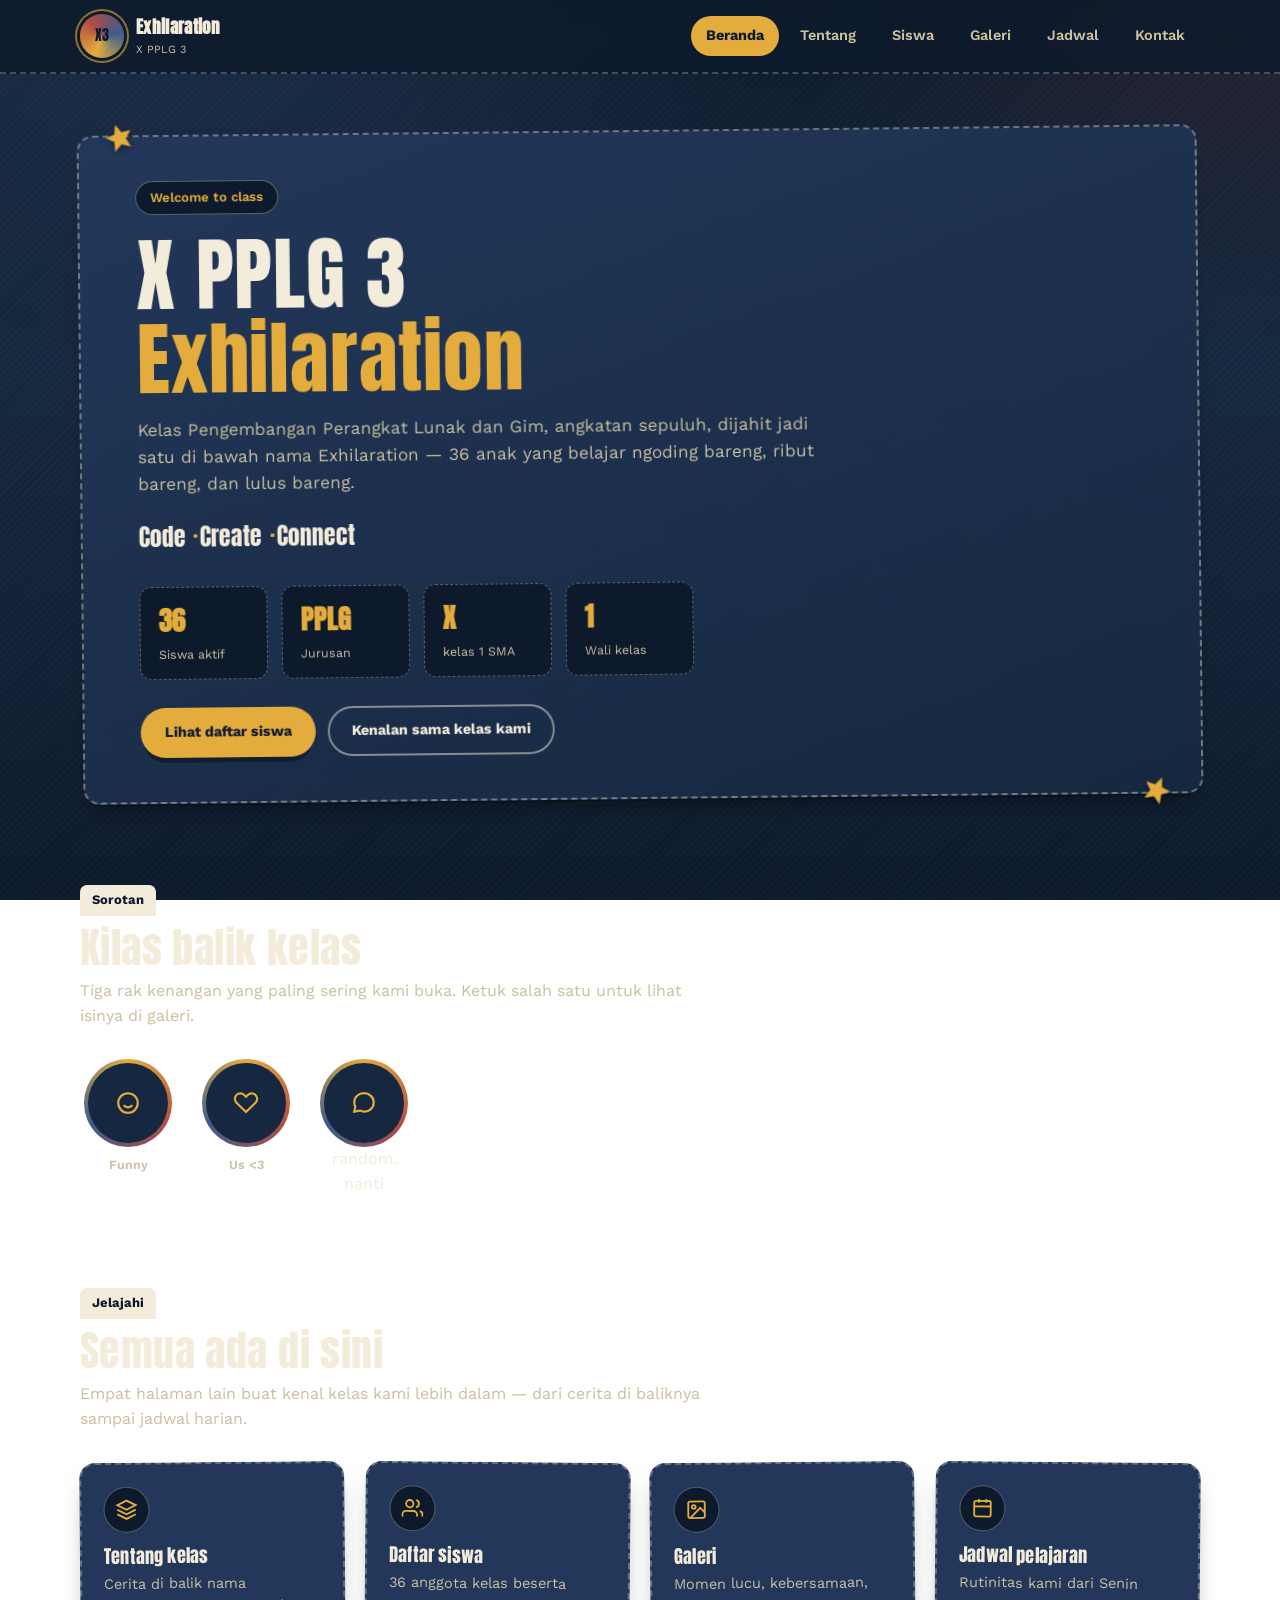
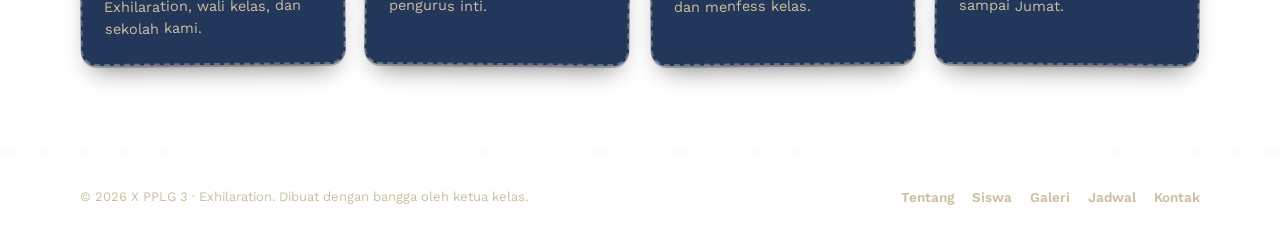
<file: index.html>
<!DOCTYPE html>
<html lang="id">
<head>
<meta charset="UTF-8">
<meta name="viewport" content="width=device-width, initial-scale=1.0">
<title>X PPLG 3 · Exhilaration</title>
<meta name="description" content="Situs resmi kelas X PPLG 3 — Exhilaration, SMK. Profil kelas, daftar siswa, galeri, jadwal pelajaran, dan kontak.">
<link rel="stylesheet" href="style.css">
</head>
<body>

<header class="site-header">
  <div class="wrap">
    <a class="brand" href="index.html">
      <span class="brand-badge"><span>X3</span></span>
      <span class="brand-text">
        <strong>Exhilaration</strong>
        <small>X PPLG 3</small>
      </span>
    </a>
    <button class="nav-toggle" aria-label="Buka menu" aria-expanded="false"><span></span></button>
    <nav class="main-nav">
      <ul>
        <li><a href="index.html" class="active">Beranda</a></li>
        <li><a href="tentang.html">Tentang</a></li>
        <li><a href="siswa.html">Siswa</a></li>
        <li><a href="galeri.html">Galeri</a></li>
        <li><a href="jadwal.html">Jadwal</a></li>
        <li><a href="kontak.html">Kontak</a></li>
      </ul>
    </nav>
  </div>
</header>

<main>
  <div class="wrap hero">
    <div class="hero-patch">
      <svg class="hero-star tl" viewBox="0 0 24 24" fill="currentColor"><path d="M12 .6l3 7.2 7.4.6-5.6 4.9L18.6 21 12 16.9 5.4 21l1.8-7.7L1.6 8.4l7.4-.6z"/></svg>
      <svg class="hero-star br" viewBox="0 0 24 24" fill="currentColor"><path d="M12 .6l3 7.2 7.4.6-5.6 4.9L18.6 21 12 16.9 5.4 21l1.8-7.7L1.6 8.4l7.4-.6z"/></svg>
      <span class="eyebrow-tab">Welcome to class</span>
      <h1>X PPLG 3<br><em>Exhilaration</em></h1>
      <p class="lede">Kelas Pengembangan Perangkat Lunak dan Gim, angkatan sepuluh, dijahit jadi satu di bawah nama Exhilaration — 36 anak yang belajar ngoding bareng, ribut bareng, dan lulus bareng.</p>
      <p class="tagline"><span>Code</span><span>Create</span><span>Connect</span></p>

      <div class="stat-row">
        <div class="stat-badge"><strong>36</strong><span>Siswa aktif</span></div>
        <div class="stat-badge"><strong>PPLG</strong><span>Jurusan</span></div>
        <div class="stat-badge"><strong>X</strong><span>kelas 1 SMA</span></div>
        <div class="stat-badge"><strong>1</strong><span>Wali kelas</span></div>
      </div>

      <div class="hero-actions">
        <a class="btn btn-gold" href="siswa.html">Lihat daftar siswa</a>
        <a class="btn btn-outline" href="tentang.html">Kenalan sama kelas kami</a>
      </div>
    </div>
  </div>

  <div class="wrap">
    <section aria-labelledby="sorotan-h">
      <div class="section-head">
        <span class="section-tab">Sorotan</span>
        <h2 id="sorotan-h">Kilas balik kelas</h2>
        <p>Tiga rak kenangan yang paling sering kami buka. Ketuk salah satu untuk lihat isinya di galeri.</p>
      </div>
      <div class="highlights">
        <a class="highlight" href="galeri.html#funny">
          <div class="highlight-ring"><div class="inner">
            <svg width="26" height="26" viewBox="0 0 24 24" fill="none" stroke="currentColor" stroke-width="2"><circle cx="12" cy="12" r="9"/><path d="M8 14s1.5 2 4 2 4-2 4-2M9 9h.01M15 9h.01"/></svg>
          </div></div>
          <span>Funny</span>
        </a>
        <a class="highlight" href="galeri.html#us">
          <div class="highlight-ring"><div class="inner">
            <svg width="26" height="26" viewBox="0 0 24 24" fill="none" stroke="currentColor" stroke-width="2"><path d="M20.8 4.6a5 5 0 0 0-7.1 0L12 6.3l-1.7-1.7a5 5 0 1 0-7.1 7.1L12 20.3l8.8-8.6a5 5 0 0 0 0-7.1z"/></svg>
          </div></div>
          <span>Us &lt;3</span>
        </a>
        <a class="highlight" href="galeri.html#menfess">
          <div class="highlight-ring"><div class="inner">
            <svg width="26" height="26" viewBox="0 0 24 24" fill="none" stroke="currentColor" stroke-width="2"><path d="M21 11.5a8.4 8.4 0 0 1-8.9 8.4c-1.4 0-2.7-.3-3.9-.9L3 20l1-4.7a8.3 8.3 0 0 1-1-4c0-4.6 4-8.4 9-8.4s9 3.8 9 8.6z"/></svg>
          </div></div>
          random. nanti
        </a>
      </div>
    </section>

    <section aria-labelledby="jelajah-h">
      <div class="section-head">
        <span class="section-tab">Jelajahi</span>
        <h2 id="jelajah-h">Semua ada di sini</h2>
        <p>Empat halaman lain buat kenal kelas kami lebih dalam — dari cerita di baliknya sampai jadwal harian.</p>
      </div>
      <div class="grid grid-4">
        <a class="patch-card" href="tentang.html" style="text-decoration:none">
          <div class="patch-icon"><svg width="22" height="22" viewBox="0 0 24 24" fill="none" stroke="currentColor" stroke-width="2"><path d="M12 2 2 7l10 5 10-5-10-5zM2 17l10 5 10-5M2 12l10 5 10-5"/></svg></div>
          <h3>Tentang kelas</h3>
          <p>Cerita di balik nama Exhilaration, wali kelas, dan sekolah kami.</p>
        </a>
        <a class="patch-card" href="siswa.html" style="text-decoration:none">
          <div class="patch-icon"><svg width="22" height="22" viewBox="0 0 24 24" fill="none" stroke="currentColor" stroke-width="2"><path d="M17 21v-2a4 4 0 0 0-4-4H5a4 4 0 0 0-4 4v2M9 11a4 4 0 1 0 0-8 4 4 0 0 0 0 8zM23 21v-2a4 4 0 0 0-3-3.87M16 3.13a4 4 0 0 1 0 7.75"/></svg></div>
          <h3>Daftar siswa</h3>
          <p>36 anggota kelas beserta pengurus inti.</p>
        </a>
        <a class="patch-card" href="galeri.html" style="text-decoration:none">
          <div class="patch-icon"><svg width="22" height="22" viewBox="0 0 24 24" fill="none" stroke="currentColor" stroke-width="2"><rect x="3" y="3" width="18" height="18" rx="2"/><circle cx="9" cy="9" r="2"/><path d="M21 15l-5-5L5 21"/></svg></div>
          <h3>Galeri</h3>
          <p>Momen lucu, kebersamaan, dan menfess kelas.</p>
        </a>
        <a class="patch-card" href="jadwal.html" style="text-decoration:none">
          <div class="patch-icon"><svg width="22" height="22" viewBox="0 0 24 24" fill="none" stroke="currentColor" stroke-width="2"><rect x="3" y="4" width="18" height="17" rx="2"/><path d="M16 2v4M8 2v4M3 10h18"/></svg></div>
          <h3>Jadwal pelajaran</h3>
          <p>Rutinitas kami dari Senin sampai Jumat.</p>
        </a>
      </div>
    </section>
  </div>
</main>

<footer class="site-footer">
  <div class="wrap">
    <p>© 2026 X PPLG 3 · Exhilaration. Dibuat dengan bangga oleh ketua kelas.</p>
    <nav class="footer-links">
      <a href="tentang.html">Tentang</a>
      <a href="siswa.html">Siswa</a>
      <a href="galeri.html">Galeri</a>
      <a href="jadwal.html">Jadwal</a>
      <a href="kontak.html">Kontak</a>
    </nav>
  </div>
</footer>

<script src="script.js"></script>
</body>
</html>
</file>
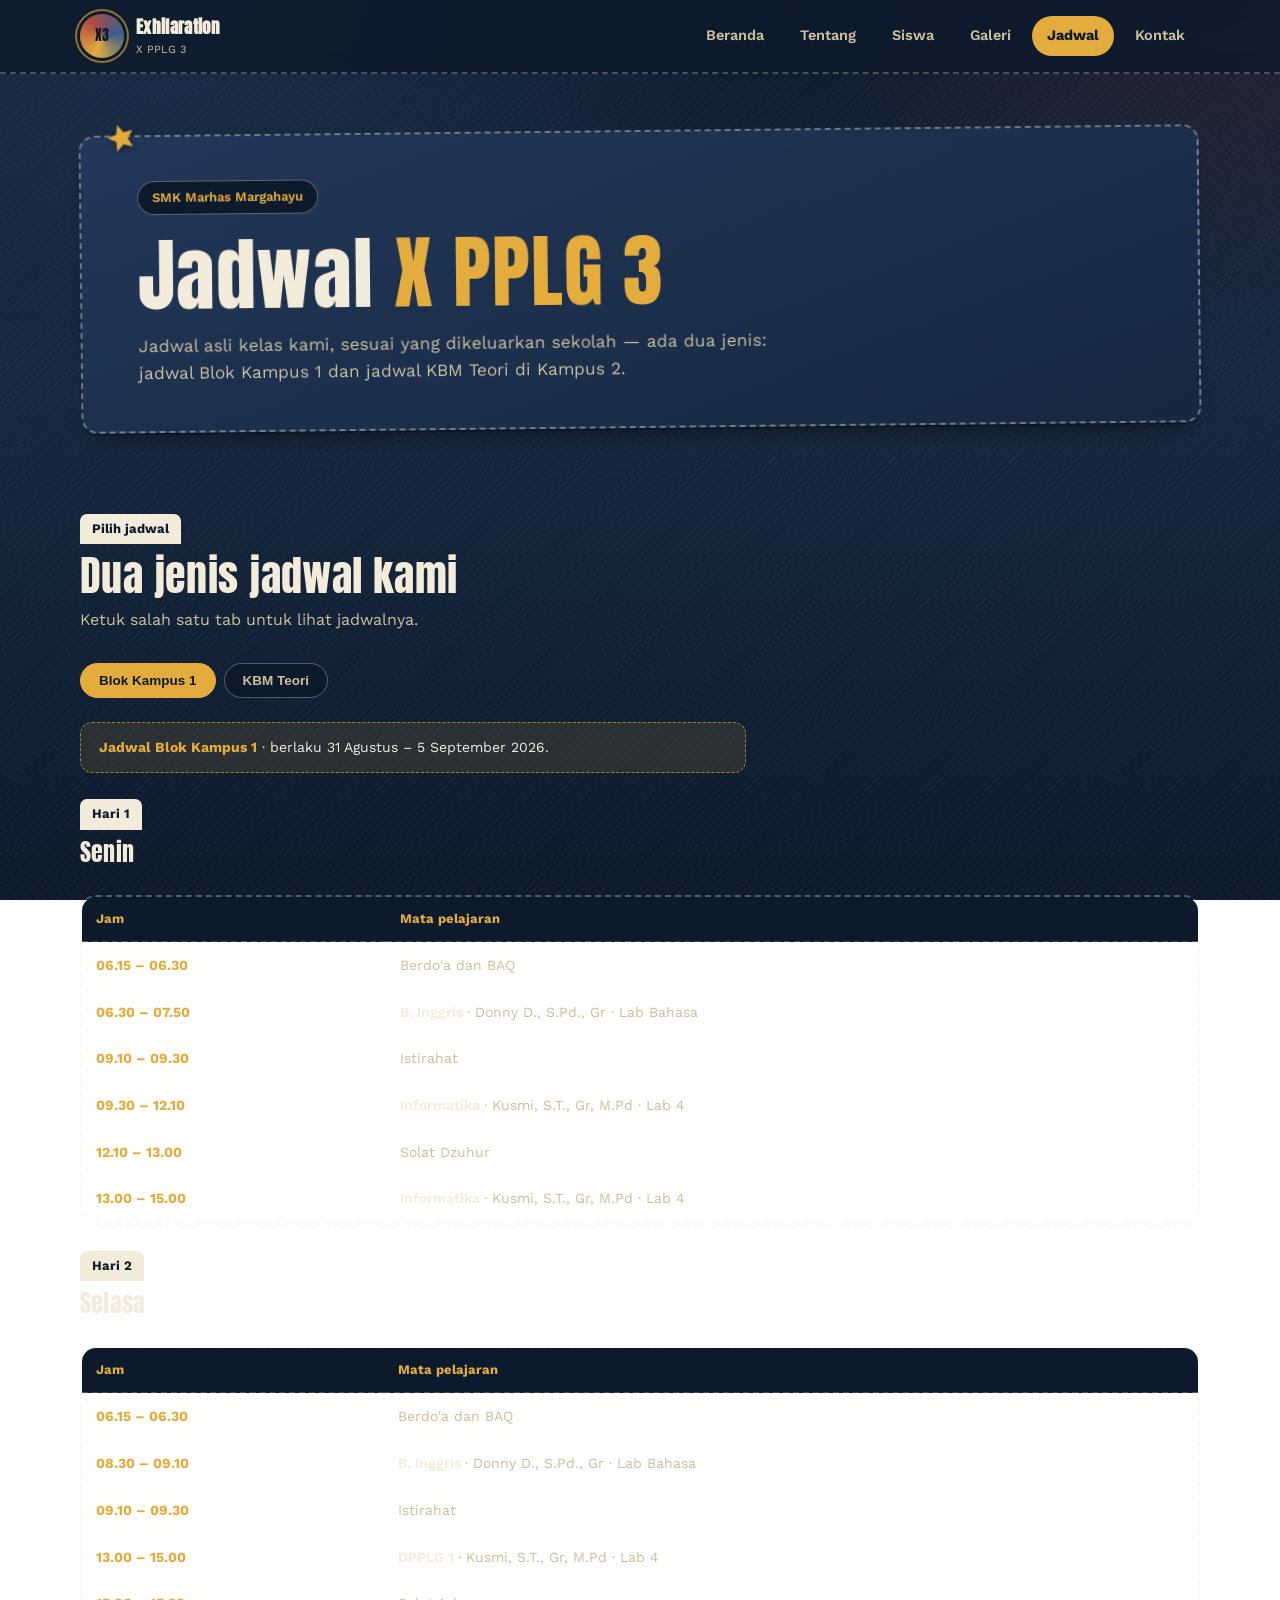
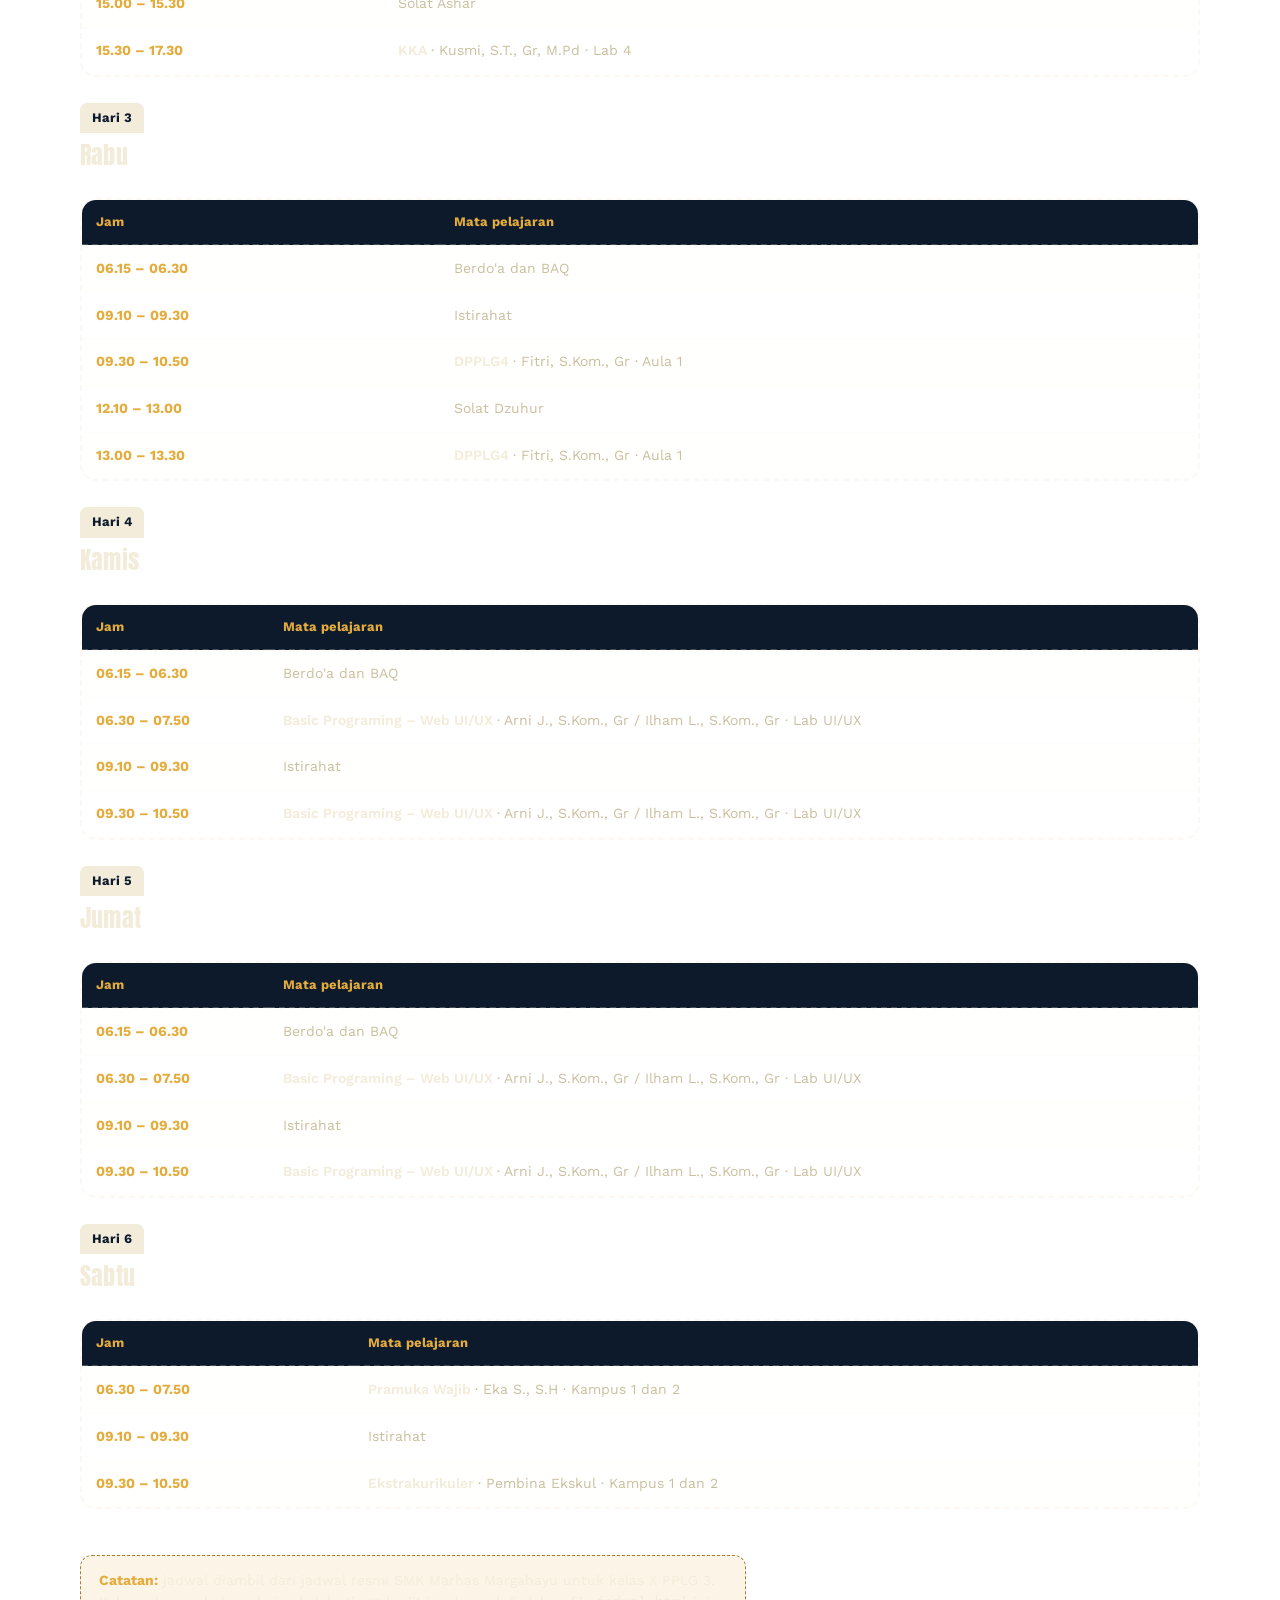
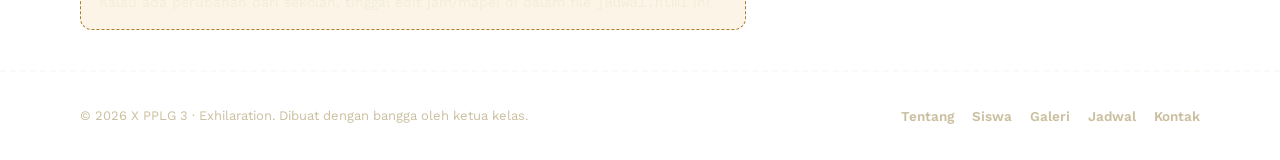
<file: jadwal.html>
<!DOCTYPE html>
<html lang="id">
<head>
<meta charset="UTF-8">
<meta name="viewport" content="width=device-width, initial-scale=1.0">
<title>Jadwal Pelajaran · X PPLG 3 Exhilaration</title>
<meta name="description" content="Jadwal pelajaran kelas X PPLG 3 Exhilaration, SMK Marhas Margahayu — Blok Kampus 1 dan KBM Teori.">
<link rel="stylesheet" href="style.css">
</head>
<body>

<header class="site-header">
  <div class="wrap">
    <a class="brand" href="index.html">
      <span class="brand-badge"><span>X3</span></span>
      <span class="brand-text"><strong>Exhilaration</strong><small>X PPLG 3</small></span>
    </a>
    <button class="nav-toggle" aria-label="Buka menu" aria-expanded="false"><span></span></button>
    <nav class="main-nav">
      <ul>
        <li><a href="index.html">Beranda</a></li>
        <li><a href="tentang.html">Tentang</a></li>
        <li><a href="siswa.html">Siswa</a></li>
        <li><a href="galeri.html">Galeri</a></li>
        <li><a href="jadwal.html" class="active">Jadwal</a></li>
        <li><a href="kontak.html">Kontak</a></li>
      </ul>
    </nav>
  </div>
</header>

<main>
  <div class="wrap hero">
    <div class="hero-patch">
      <svg class="hero-star tl" viewBox="0 0 24 24" fill="currentColor"><path d="M12 .6l3 7.2 7.4.6-5.6 4.9L18.6 21 12 16.9 5.4 21l1.8-7.7L1.6 8.4l7.4-.6z"/></svg>
      <span class="eyebrow-tab">SMK Marhas Margahayu</span>
      <h1>Jadwal <em>X PPLG 3</em></h1>
      <p class="lede">Jadwal asli kelas kami, sesuai yang dikeluarkan sekolah — ada dua jenis: jadwal Blok Kampus 1 dan jadwal KBM Teori di Kampus 2.</p>
    </div>
  </div>

  <div class="wrap">
    <section aria-labelledby="jadwal-h">
      <div class="section-head">
        <span class="section-tab">Pilih jadwal</span>
        <h2 id="jadwal-h">Dua jenis jadwal kami</h2>
        <p>Ketuk salah satu tab untuk lihat jadwalnya.</p>
      </div>

      <div class="tabs" role="tablist">
        <button class="tab-btn active" data-target="panel-blok" role="tab" aria-selected="true">Blok Kampus 1</button>
        <button class="tab-btn" data-target="panel-teori" role="tab" aria-selected="false">KBM Teori</button>
      </div>

      <!-- ======================= BLOK KAMPUS 1 ======================= -->
      <div id="panel-blok" class="gallery-panel active">
        <div class="note-banner">
          <strong>Jadwal Blok Kampus 1</strong> · berlaku 31 Agustus – 5 September 2026.
        </div>

        <div class="section-head" style="margin-top:0;">
          <span class="section-tab">Hari 1</span>
          <h2 style="font-size:1.5rem;">Senin</h2>
        </div>
        <div class="table-wrap" style="margin-bottom:26px;">
          <table>
            <thead><tr><th>Jam</th><th>Mata pelajaran</th></tr></thead>
            <tbody>
              <tr><td class="time">06.15 – 06.30</td><td>Berdo'a dan BAQ</td></tr>
              <tr><td class="time">06.30 – 07.50</td><td class="subject">B. Inggris <span style="color:var(--canvas-dim); font-weight:400;">· Donny D., S.Pd., Gr · Lab Bahasa</span></td></tr>
              <tr><td class="time">09.10 – 09.30</td><td>Istirahat</td></tr>
              <tr><td class="time">09.30 – 12.10</td><td class="subject">Informatika <span style="color:var(--canvas-dim); font-weight:400;">· Kusmi, S.T., Gr, M.Pd · Lab 4</span></td></tr>
              <tr><td class="time">12.10 – 13.00</td><td>Solat Dzuhur</td></tr>
              <tr><td class="time">13.00 – 15.00</td><td class="subject">Informatika <span style="color:var(--canvas-dim); font-weight:400;">· Kusmi, S.T., Gr, M.Pd · Lab 4</span></td></tr>
            </tbody>
          </table>
        </div>

        <div class="section-head" style="margin-top:0;">
          <span class="section-tab">Hari 2</span>
          <h2 style="font-size:1.5rem;">Selasa</h2>
        </div>
        <div class="table-wrap" style="margin-bottom:26px;">
          <table>
            <thead><tr><th>Jam</th><th>Mata pelajaran</th></tr></thead>
            <tbody>
              <tr><td class="time">06.15 – 06.30</td><td>Berdo'a dan BAQ</td></tr>
              <tr><td class="time">08.30 – 09.10</td><td class="subject">B. Inggris <span style="color:var(--canvas-dim); font-weight:400;">· Donny D., S.Pd., Gr · Lab Bahasa</span></td></tr>
              <tr><td class="time">09.10 – 09.30</td><td>Istirahat</td></tr>
              <tr><td class="time">13.00 – 15.00</td><td class="subject">DPPLG 1 <span style="color:var(--canvas-dim); font-weight:400;">· Kusmi, S.T., Gr, M.Pd · Lab 4</span></td></tr>
              <tr><td class="time">15.00 – 15.30</td><td>Solat Ashar</td></tr>
              <tr><td class="time">15.30 – 17.30</td><td class="subject">KKA <span style="color:var(--canvas-dim); font-weight:400;">· Kusmi, S.T., Gr, M.Pd · Lab 4</span></td></tr>
            </tbody>
          </table>
        </div>

        <div class="section-head" style="margin-top:0;">
          <span class="section-tab">Hari 3</span>
          <h2 style="font-size:1.5rem;">Rabu</h2>
        </div>
        <div class="table-wrap" style="margin-bottom:26px;">
          <table>
            <thead><tr><th>Jam</th><th>Mata pelajaran</th></tr></thead>
            <tbody>
              <tr><td class="time">06.15 – 06.30</td><td>Berdo'a dan BAQ</td></tr>
              <tr><td class="time">09.10 – 09.30</td><td>Istirahat</td></tr>
              <tr><td class="time">09.30 – 10.50</td><td class="subject">DPPLG4 <span style="color:var(--canvas-dim); font-weight:400;">· Fitri, S.Kom., Gr · Aula 1</span></td></tr>
              <tr><td class="time">12.10 – 13.00</td><td>Solat Dzuhur</td></tr>
              <tr><td class="time">13.00 – 13.30</td><td class="subject">DPPLG4 <span style="color:var(--canvas-dim); font-weight:400;">· Fitri, S.Kom., Gr · Aula 1</span></td></tr>
            </tbody>
          </table>
        </div>

        <div class="section-head" style="margin-top:0;">
          <span class="section-tab">Hari 4</span>
          <h2 style="font-size:1.5rem;">Kamis</h2>
        </div>
        <div class="table-wrap" style="margin-bottom:26px;">
          <table>
            <thead><tr><th>Jam</th><th>Mata pelajaran</th></tr></thead>
            <tbody>
              <tr><td class="time">06.15 – 06.30</td><td>Berdo'a dan BAQ</td></tr>
              <tr><td class="time">06.30 – 07.50</td><td class="subject">Basic Programing – Web UI/UX <span style="color:var(--canvas-dim); font-weight:400;">· Arni J., S.Kom., Gr / Ilham L., S.Kom., Gr · Lab UI/UX</span></td></tr>
              <tr><td class="time">09.10 – 09.30</td><td>Istirahat</td></tr>
              <tr><td class="time">09.30 – 10.50</td><td class="subject">Basic Programing – Web UI/UX <span style="color:var(--canvas-dim); font-weight:400;">· Arni J., S.Kom., Gr / Ilham L., S.Kom., Gr · Lab UI/UX</span></td></tr>
            </tbody>
          </table>
        </div>

        <div class="section-head" style="margin-top:0;">
          <span class="section-tab">Hari 5</span>
          <h2 style="font-size:1.5rem;">Jumat</h2>
        </div>
        <div class="table-wrap" style="margin-bottom:26px;">
          <table>
            <thead><tr><th>Jam</th><th>Mata pelajaran</th></tr></thead>
            <tbody>
              <tr><td class="time">06.15 – 06.30</td><td>Berdo'a dan BAQ</td></tr>
              <tr><td class="time">06.30 – 07.50</td><td class="subject">Basic Programing – Web UI/UX <span style="color:var(--canvas-dim); font-weight:400;">· Arni J., S.Kom., Gr / Ilham L., S.Kom., Gr · Lab UI/UX</span></td></tr>
              <tr><td class="time">09.10 – 09.30</td><td>Istirahat</td></tr>
              <tr><td class="time">09.30 – 10.50</td><td class="subject">Basic Programing – Web UI/UX <span style="color:var(--canvas-dim); font-weight:400;">· Arni J., S.Kom., Gr / Ilham L., S.Kom., Gr · Lab UI/UX</span></td></tr>
            </tbody>
          </table>
        </div>

        <div class="section-head" style="margin-top:0;">
          <span class="section-tab">Hari 6</span>
          <h2 style="font-size:1.5rem;">Sabtu</h2>
        </div>
        <div class="table-wrap">
          <table>
            <thead><tr><th>Jam</th><th>Mata pelajaran</th></tr></thead>
            <tbody>
              <tr><td class="time">06.30 – 07.50</td><td class="subject">Pramuka Wajib <span style="color:var(--canvas-dim); font-weight:400;">· Eka S., S.H · Kampus 1 dan 2</span></td></tr>
              <tr><td class="time">09.10 – 09.30</td><td>Istirahat</td></tr>
              <tr><td class="time">09.30 – 10.50</td><td class="subject">Ekstrakurikuler <span style="color:var(--canvas-dim); font-weight:400;">· Pembina Ekskul · Kampus 1 dan 2</span></td></tr>
            </tbody>
          </table>
        </div>
      </div>

      <!-- ======================= KBM TEORI ======================= -->
      <div id="panel-teori" class="gallery-panel">
        <div class="note-banner">
          <strong>Jadwal KBM Teori</strong> · berlaku 7 – 12 September 2026 · Kampus 2, Ruang O.
        </div>

        <div class="section-head" style="margin-top:0;">
          <span class="section-tab">Hari 1</span>
          <h2 style="font-size:1.5rem;">Senin</h2>
        </div>
        <div class="table-wrap" style="margin-bottom:26px;">
          <table>
            <thead><tr><th>Jam</th><th>Mata pelajaran</th></tr></thead>
            <tbody>
              <tr><td class="time">06.15 – 06.30</td><td>Upacara Bendera &amp; Literasi</td></tr>
              <tr><td class="time">06.30 – 07.50</td><td class="subject">PAI <span style="color:var(--canvas-dim); font-weight:400;">· M Iqbal, S.Pd · Ruang O</span></td></tr>
              <tr><td class="time">09.10 – 09.30</td><td>Istirahat ke-1</td></tr>
              <tr><td class="time">09.30 – 12.10</td><td class="subject">IPAS <span style="color:var(--canvas-dim); font-weight:400;">· Rizka Nurjanah, S.Pd., Gr · Ruang O</span></td></tr>
              <tr><td class="time">12.10 – 13.00</td><td>Sholat Dzuhur / Istirahat ke-2</td></tr>
              <tr><td class="time">13.00 – 15.00</td><td class="subject">Seni <span style="color:var(--canvas-dim); font-weight:400;">· Ako J., S.Sn., Gr · Ruang O</span></td></tr>
            </tbody>
          </table>
        </div>

        <div class="section-head" style="margin-top:0;">
          <span class="section-tab">Hari 2</span>
          <h2 style="font-size:1.5rem;">Selasa</h2>
        </div>
        <div class="table-wrap" style="margin-bottom:26px;">
          <table>
            <thead><tr><th>Jam</th><th>Mata pelajaran</th></tr></thead>
            <tbody>
              <tr><td class="time">06.15 – 06.30</td><td>Berdo'a dan BAQ</td></tr>
              <tr><td class="time">06.30 – 07.50</td><td class="subject">Pendidikan Pancasila <span style="color:var(--canvas-dim); font-weight:400;">· Eka Sofiati, S.H. · Ruang O</span></td></tr>
              <tr><td class="time">09.10 – 09.30</td><td>Istirahat ke-1</td></tr>
              <tr><td class="time">09.30 – 12.10</td><td class="subject">B. Indonesia <span style="color:var(--canvas-dim); font-weight:400;">· Ika Kartika, S.SI · Ruang O</span></td></tr>
              <tr><td class="time">12.10 – 13.00</td><td>Sholat Dzuhur / Istirahat ke-2</td></tr>
              <tr><td class="time">13.00 – 15.00</td><td class="subject">Sunda <span style="color:var(--canvas-dim); font-weight:400;">· Ako J., S.Sn., Gr · Ruang O</span></td></tr>
            </tbody>
          </table>
        </div>

        <div class="section-head" style="margin-top:0;">
          <span class="section-tab">Hari 3</span>
          <h2 style="font-size:1.5rem;">Rabu</h2>
        </div>
        <div class="table-wrap" style="margin-bottom:26px;">
          <table>
            <thead><tr><th>Jam</th><th>Mata pelajaran</th></tr></thead>
            <tbody>
              <tr><td class="time">06.15 – 06.30</td><td>Sholat Duha</td></tr>
              <tr><td class="time">06.30 – 07.50</td><td class="subject">Sejarah <span style="color:var(--canvas-dim); font-weight:400;">· Ako J., S.Sn., Gr · Ruang O</span></td></tr>
              <tr><td class="time">09.10 – 09.30</td><td>Istirahat ke-1</td></tr>
              <tr><td class="time">09.30 – 12.10</td><td class="subject">IPAS <span style="color:var(--canvas-dim); font-weight:400;">· Rizka Nurjanah, S.Pd., Gr · Ruang O</span></td></tr>
              <tr><td class="time">12.10 – 13.00</td><td>Sholat Dzuhur / Istirahat ke-2</td></tr>
              <tr><td class="time">13.00 – 15.00</td><td class="subject">B. Indonesia <span style="color:var(--canvas-dim); font-weight:400;">· Ika Kartika, S.SI · Ruang O</span></td></tr>
            </tbody>
          </table>
        </div>

        <div class="section-head" style="margin-top:0;">
          <span class="section-tab">Hari 4</span>
          <h2 style="font-size:1.5rem;">Kamis</h2>
        </div>
        <div class="table-wrap" style="margin-bottom:26px;">
          <table>
            <thead><tr><th>Jam</th><th>Mata pelajaran</th></tr></thead>
            <tbody>
              <tr><td class="time">06.15 – 06.30</td><td>Berdo'a dan BAQ</td></tr>
              <tr><td class="time">06.30 – 09.10</td><td class="subject">IPAS <span style="color:var(--canvas-dim); font-weight:400;">· Rizka Nurjanah, S.Pd., Gr · Ruang O</span></td></tr>
              <tr><td class="time">09.10 – 09.30</td><td>Istirahat ke-1</td></tr>
              <tr><td class="time">09.30 – 12.10</td><td class="subject">PJOK <span style="color:var(--canvas-dim); font-weight:400;">· Hasan Nudin, S.Pd. · Kampus 2 (GOR)</span></td></tr>
              <tr><td class="time">12.10 – 13.00</td><td>Sholat Dzuhur / Istirahat ke-2</td></tr>
              <tr><td class="time">13.00 – 14.00</td><td class="subject">PJOK <span style="color:var(--canvas-dim); font-weight:400;">· Hasan Nudin, S.Pd. · Ruang O</span></td></tr>
            </tbody>
          </table>
        </div>

        <div class="section-head" style="margin-top:0;">
          <span class="section-tab">Hari 5</span>
          <h2 style="font-size:1.5rem;">Jumat</h2>
        </div>
        <div class="table-wrap" style="margin-bottom:26px;">
          <table>
            <thead><tr><th>Jam</th><th>Mata pelajaran</th></tr></thead>
            <tbody>
              <tr><td class="time">06.15 – 06.30</td><td>Berdo'a dan BAQ</td></tr>
              <tr><td class="time">06.30 – 09.10</td><td class="subject">Matematika <span style="color:var(--canvas-dim); font-weight:400;">· Rizka Nurjanah, S.Pd., Gr · Ruang O</span></td></tr>
              <tr><td class="time">09.10 – 09.30</td><td>Istirahat ke-1</td></tr>
              <tr><td class="time">09.30 – 12.10</td><td class="subject">Matematika <span style="color:var(--canvas-dim); font-weight:400;">· Rizka Nurjanah, S.Pd., Gr · Ruang O</span></td></tr>
              <tr><td class="time">12.10 – 13.00</td><td>Keputrian &amp; Jum'ah di sekolah</td></tr>
              <tr><td class="time">13.00 – 14.00</td><td class="subject">BAQ <span style="color:var(--canvas-dim); font-weight:400;">· M Iqbal, S.Pd · Ruang O</span></td></tr>
              <tr><td class="time">14.00 – 15.00</td><td class="subject">BP/BK <span style="color:var(--canvas-dim); font-weight:400;">· Fahmi Aulia H, S.Pd · Ruang O</span></td></tr>
            </tbody>
          </table>
        </div>

        <div class="section-head" style="margin-top:0;">
          <span class="section-tab">Hari 6</span>
          <h2 style="font-size:1.5rem;">Sabtu</h2>
        </div>
        <div class="table-wrap">
          <table>
            <thead><tr><th>Jam</th><th>Mata pelajaran</th></tr></thead>
            <tbody>
              <tr><td class="time">06.30 – 09.10</td><td class="subject">Pramuka Wajib <span style="color:var(--canvas-dim); font-weight:400;">· Thesthivan Ready, S.Kom · Kampus 1/2</span></td></tr>
              <tr><td class="time">09.10 – 09.30</td><td>Istirahat ke-1</td></tr>
              <tr><td class="time">09.30 – 12.10</td><td class="subject">Ekstrakurikuler <span style="color:var(--canvas-dim); font-weight:400;">· Pembina Ekskul · Kampus 1/2</span></td></tr>
            </tbody>
          </table>
        </div>
      </div>
    </section>

    <div class="note-banner">
      <strong>Catatan:</strong> jadwal diambil dari jadwal resmi SMK Marhas Margahayu untuk kelas X PPLG 3. Kalau ada perubahan dari sekolah, tinggal edit jam/mapel di dalam file <code>jadwal.html</code> ini.
    </div>
  </div>
</main>

<footer class="site-footer">
  <div class="wrap">
    <p>© 2026 X PPLG 3 · Exhilaration. Dibuat dengan bangga oleh ketua kelas.</p>
    <nav class="footer-links">
      <a href="tentang.html">Tentang</a>
      <a href="siswa.html">Siswa</a>
      <a href="galeri.html">Galeri</a>
      <a href="jadwal.html">Jadwal</a>
      <a href="kontak.html">Kontak</a>
    </nav>
  </div>
</footer>

<script src="script.js"></script>
</body>
</html>
</file>
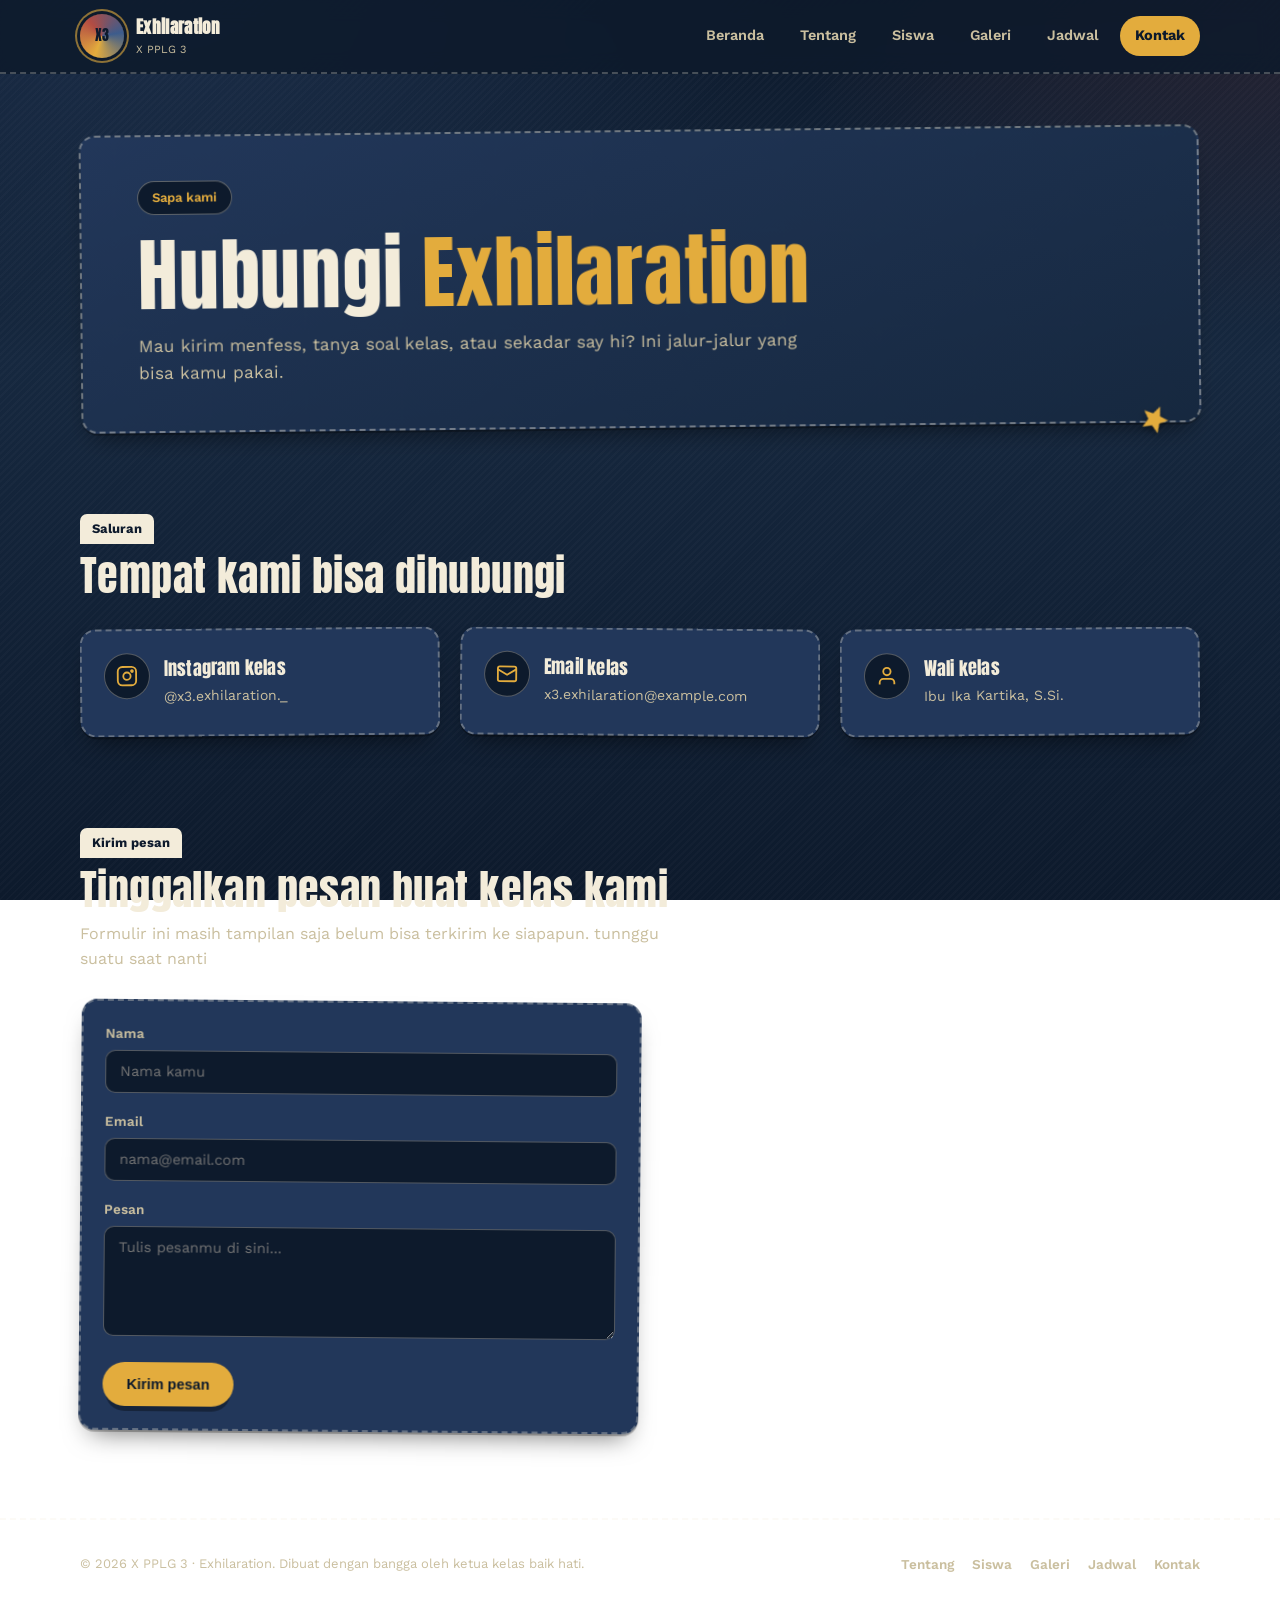
<file: kontak.html>
<!DOCTYPE html>
<html lang="id">
<head>
<meta charset="UTF-8">
<meta name="viewport" content="width=device-width, initial-scale=1.0">
<title>Kontak · X PPLG 3 Exhilaration</title>
<meta name="description" content="Hubungi kelas X PPLG 3 Exhilaration lewat Instagram atau wali kelas.">
<link rel="stylesheet" href="style.css">
</head>
<body>

<header class="site-header">
  <div class="wrap">
    <a class="brand" href="index.html">
      <span class="brand-badge"><span>X3</span></span>
      <span class="brand-text"><strong>Exhilaration</strong><small>X PPLG 3</small></span>
    </a>
    <button class="nav-toggle" aria-label="Buka menu" aria-expanded="false"><span></span></button>
    <nav class="main-nav">
      <ul>
        <li><a href="index.html">Beranda</a></li>
        <li><a href="tentang.html">Tentang</a></li>
        <li><a href="siswa.html">Siswa</a></li>
        <li><a href="galeri.html">Galeri</a></li>
        <li><a href="jadwal.html">Jadwal</a></li>
        <li><a href="kontak.html" class="active">Kontak</a></li>
      </ul>
    </nav>
  </div>
</header>

<main>
  <div class="wrap hero">
    <div class="hero-patch">
      <svg class="hero-star br" viewBox="0 0 24 24" fill="currentColor"><path d="M12 .6l3 7.2 7.4.6-5.6 4.9L18.6 21 12 16.9 5.4 21l1.8-7.7L1.6 8.4l7.4-.6z"/></svg>
      <span class="eyebrow-tab">Sapa kami</span>
      <h1>Hubungi <em>Exhilaration</em></h1>
      <p class="lede">Mau kirim menfess, tanya soal kelas, atau sekadar say hi? Ini jalur-jalur yang bisa kamu pakai.</p>
    </div>
  </div>

  <div class="wrap">
    <section aria-labelledby="saluran-h">
      <div class="section-head">
        <span class="section-tab">Saluran</span>
        <h2 id="saluran-h">Tempat kami bisa dihubungi</h2>
      </div>
      <div class="grid grid-3">
        <div class="patch-card contact-list">
          <a href="https://instagram.com/x3.exhilaration._" target="_blank" rel="noopener">
            <div class="patch-icon"><svg width="22" height="22" viewBox="0 0 24 24" fill="none" stroke="currentColor" stroke-width="2"><rect x="2" y="2" width="20" height="20" rx="5"/><circle cx="12" cy="12" r="4"/><circle cx="17.5" cy="6.5" r="1"/></svg></div>
            <div>
              <h3>Instagram kelas</h3>
              <p style="color:var(--canvas-dim); font-size:14px;">@x3.exhilaration._</p>
            </div>
          </a>
        </div>
        <div class="patch-card contact-list">
          <a href="mailto:x3.exhilaration@example.com">
            <div class="patch-icon"><svg width="22" height="22" viewBox="0 0 24 24" fill="none" stroke="currentColor" stroke-width="2"><rect x="2" y="4" width="20" height="16" rx="2"/><path d="M2 7l10 6 10-6"/></svg></div>
            <div>
              <h3>Email kelas</h3>
              <p style="color:var(--canvas-dim); font-size:14px;">x3.exhilaration@example.com</p>
            </div>
          </a>
        </div>
        <div class="patch-card contact-list">
          <a href="tentang.html">
            <div class="patch-icon"><svg width="22" height="22" viewBox="0 0 24 24" fill="none" stroke="currentColor" stroke-width="2"><path d="M20 21v-2a4 4 0 0 0-4-4H8a4 4 0 0 0-4 4v2"/><circle cx="12" cy="7" r="4"/></svg></div>
            <div>
              <h3>Wali kelas</h3>
              <p style="color:var(--canvas-dim); font-size:14px;">Ibu Ika Kartika, S.Si.</p>
            </div>
          </a>
        </div>
      </div>
    </section>

    <section aria-labelledby="pesan-h">
      <div class="section-head">
        <span class="section-tab">Kirim pesan</span>
        <h2 id="pesan-h">Tinggalkan pesan buat kelas kami</h2>
        <p>Formulir ini masih tampilan saja belum bisa terkirim ke siapapun. tunnggu suatu saat nanti</p>
      </div>
      <form class="patch-card form-card" onsubmit="return false;">
        <div class="field">
          <label for="nama">Nama</label>
          <input id="nama" type="text" placeholder="Nama kamu" autocomplete="name">
        </div>
        <div class="field">
          <label for="email">Email</label>
          <input id="email" type="email" placeholder="nama@email.com" autocomplete="email">
        </div>
        <div class="field">
          <label for="pesan">Pesan</label>
          <textarea id="pesan" placeholder="Tulis pesanmu di sini..."></textarea>
        </div>
        <button type="submit" class="btn btn-gold">Kirim pesan</button>
      </form>
    </section>
  </div>
</main>

<footer class="site-footer">
  <div class="wrap">
    <p>© 2026 X PPLG 3 · Exhilaration. Dibuat dengan bangga oleh ketua kelas baik hati.</p>
    <nav class="footer-links">
      <a href="tentang.html">Tentang</a>
      <a href="siswa.html">Siswa</a>
      <a href="galeri.html">Galeri</a>
      <a href="jadwal.html">Jadwal</a>
      <a href="kontak.html">Kontak</a>
    </nav>
  </div>
</footer>

<script src="script.js"></script>
</body>
</html>
</file>
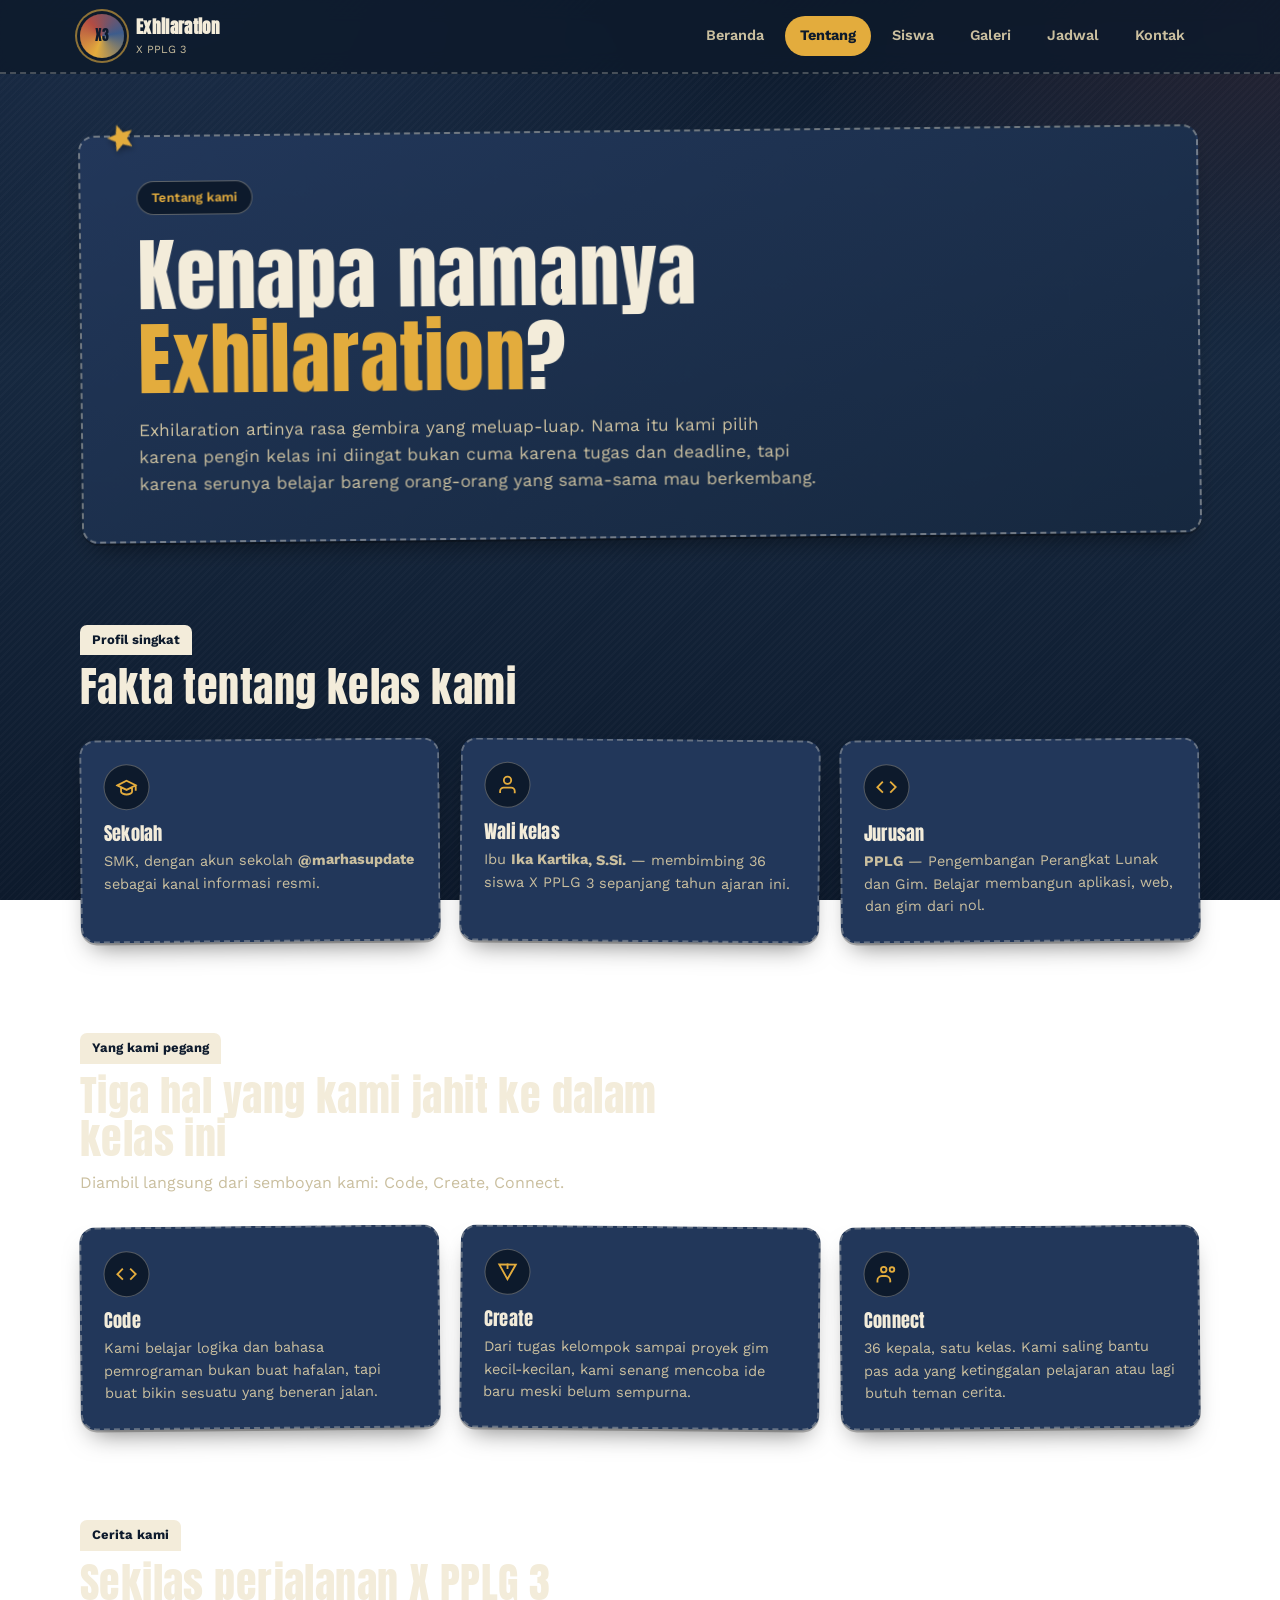
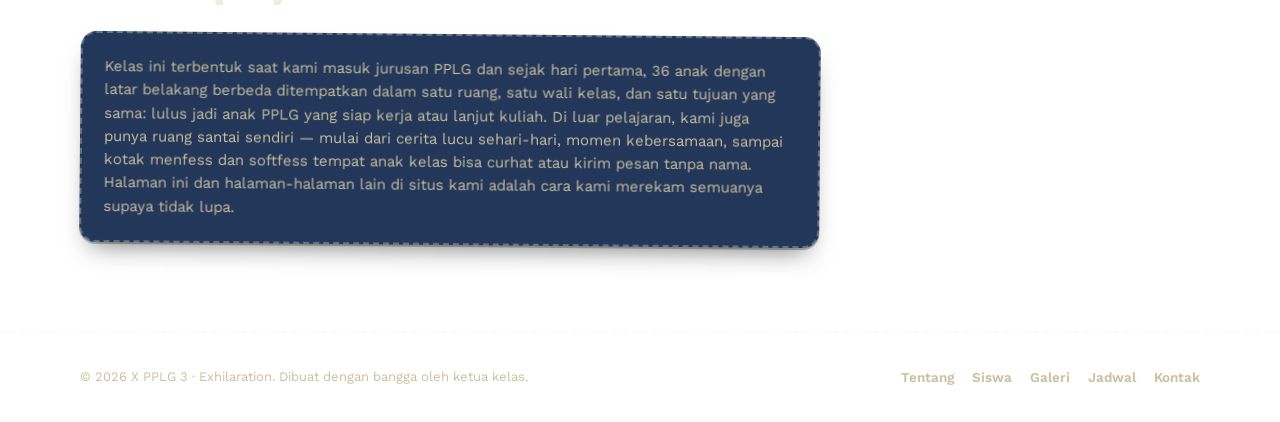
<file: tentang.html>
<!DOCTYPE html>
<html lang="id">
<head>
<meta charset="UTF-8">
<meta name="viewport" content="width=device-width, initial-scale=1.0">
<title>Tentang Kelas · X PPLG 3 Exhilaration</title>
<meta name="description" content="Kenalan dengan kelas X PPLG 3 Exhilaration: arti nama, wali kelas, sekolah, dan nilai-nilai kelas.">
<link rel="stylesheet" href="style.css">
</head>
<body>

<header class="site-header">
  <div class="wrap">
    <a class="brand" href="index.html">
      <span class="brand-badge"><span>X3</span></span>
      <span class="brand-text"><strong>Exhilaration</strong><small>X PPLG 3</small></span>
    </a>
    <button class="nav-toggle" aria-label="Buka menu" aria-expanded="false"><span></span></button>
    <nav class="main-nav">
      <ul>
        <li><a href="index.html">Beranda</a></li>
        <li><a href="tentang.html" class="active">Tentang</a></li>
        <li><a href="siswa.html">Siswa</a></li>
        <li><a href="galeri.html">Galeri</a></li>
        <li><a href="jadwal.html">Jadwal</a></li>
        <li><a href="kontak.html">Kontak</a></li>
      </ul>
    </nav>
  </div>
</header>

<main>
  <div class="wrap hero">
    <div class="hero-patch">
      <svg class="hero-star tl" viewBox="0 0 24 24" fill="currentColor"><path d="M12 .6l3 7.2 7.4.6-5.6 4.9L18.6 21 12 16.9 5.4 21l1.8-7.7L1.6 8.4l7.4-.6z"/></svg>
      <span class="eyebrow-tab">Tentang kami</span>
      <h1>Kenapa namanya <em>Exhilaration</em>?</h1>
      <p class="lede">Exhilaration artinya rasa gembira yang meluap-luap. Nama itu kami pilih karena pengin kelas ini diingat bukan cuma karena tugas dan deadline, tapi karena serunya belajar bareng orang-orang yang sama-sama mau berkembang.</p>
    </div>
  </div>

  <div class="wrap">
    <section aria-labelledby="profil-h">
      <div class="section-head">
        <span class="section-tab">Profil singkat</span>
        <h2 id="profil-h">Fakta tentang kelas kami</h2>
      </div>
      <div class="grid grid-3">
        <div class="patch-card">
          <div class="patch-icon"><svg width="22" height="22" viewBox="0 0 24 24" fill="none" stroke="currentColor" stroke-width="2"><path d="M22 10v6M2 10l10-5 10 5-10 5-10-5zM6 12v5c0 1.5 3 3 6 3s6-1.5 6-3v-5"/></svg></div>
          <h3>Sekolah</h3>
          <p>SMK, dengan akun sekolah <strong>@marhasupdate</strong> sebagai kanal informasi resmi.</p>
        </div>
        <div class="patch-card">
          <div class="patch-icon"><svg width="22" height="22" viewBox="0 0 24 24" fill="none" stroke="currentColor" stroke-width="2"><path d="M20 21v-2a4 4 0 0 0-4-4H8a4 4 0 0 0-4 4v2"/><circle cx="12" cy="7" r="4"/></svg></div>
          <h3>Wali kelas</h3>
          <p>Ibu <strong>Ika Kartika, S.Si.</strong> — membimbing 36 siswa X PPLG 3 sepanjang tahun ajaran ini.</p>
        </div>
        <div class="patch-card">
          <div class="patch-icon"><svg width="22" height="22" viewBox="0 0 24 24" fill="none" stroke="currentColor" stroke-width="2"><polyline points="16 18 22 12 16 6"/><polyline points="8 6 2 12 8 18"/></svg></div>
          <h3>Jurusan</h3>
          <p><strong>PPLG</strong> — Pengembangan Perangkat Lunak dan Gim. Belajar membangun aplikasi, web, dan gim dari nol.</p>
        </div>
      </div>
    </section>

    <section aria-labelledby="nilai-h">
      <div class="section-head">
        <span class="section-tab">Yang kami pegang</span>
        <h2 id="nilai-h">Tiga hal yang kami jahit ke dalam kelas ini</h2>
        <p>Diambil langsung dari semboyan kami: Code, Create, Connect.</p>
      </div>
      <div class="grid grid-3">
        <div class="patch-card">
          <div class="patch-icon"><svg width="22" height="22" viewBox="0 0 24 24" fill="none" stroke="currentColor" stroke-width="2"><polyline points="16 18 22 12 16 6"/><polyline points="8 6 2 12 8 18"/></svg></div>
          <h3>Code</h3>
          <p>Kami belajar logika dan bahasa pemrograman bukan buat hafalan, tapi buat bikin sesuatu yang beneran jalan.</p>
        </div>
        <div class="patch-card">
          <div class="patch-icon"><svg width="22" height="22" viewBox="0 0 24 24" fill="none" stroke="currentColor" stroke-width="2"><path d="M12 20l9-16H3z"/><path d="M12 3v6"/></svg></div>
          <h3>Create</h3>
          <p>Dari tugas kelompok sampai proyek gim kecil-kecilan, kami senang mencoba ide baru meski belum sempurna.</p>
        </div>
        <div class="patch-card">
          <div class="patch-icon"><svg width="22" height="22" viewBox="0 0 24 24" fill="none" stroke="currentColor" stroke-width="2"><circle cx="9" cy="7" r="3"/><path d="M2 21v-2a5 5 0 0 1 5-5h4a5 5 0 0 1 5 5v2"/><circle cx="18" cy="7" r="2.5"/></svg></div>
          <h3>Connect</h3>
          <p>36 kepala, satu kelas. Kami saling bantu pas ada yang ketinggalan pelajaran atau lagi butuh teman cerita.</p>
        </div>
      </div>
    </section>

    <section aria-labelledby="cerita-h">
      <div class="section-head">
        <span class="section-tab">Cerita kami</span>
        <h2 id="cerita-h">Sekilas perjalanan X PPLG 3</h2>
      </div>
      <div class="patch-card" style="max-width:74ch">
        <p style="color:var(--canvas-dim); font-size:15px;">
          Kelas ini terbentuk saat kami masuk jurusan PPLG dan sejak hari pertama, 36 anak dengan latar belakang berbeda ditempatkan dalam satu ruang, satu wali kelas, dan satu tujuan yang sama: lulus jadi anak PPLG yang siap kerja atau lanjut kuliah. Di luar pelajaran, kami juga punya ruang santai sendiri — mulai dari cerita lucu sehari-hari, momen kebersamaan, sampai kotak menfess dan softfess tempat anak kelas bisa curhat atau kirim pesan tanpa nama. Halaman ini dan halaman-halaman lain di situs kami adalah cara kami merekam semuanya supaya tidak lupa.
        </p>
      </div>
    </section>
  </div>
</main>

<footer class="site-footer">
  <div class="wrap">
    <p>© 2026 X PPLG 3 · Exhilaration. Dibuat dengan bangga oleh ketua kelas.</p>
    <nav class="footer-links">
      <a href="tentang.html">Tentang</a>
      <a href="siswa.html">Siswa</a>
      <a href="galeri.html">Galeri</a>
      <a href="jadwal.html">Jadwal</a>
      <a href="kontak.html">Kontak</a>
    </nav>
  </div>
</footer>

<script src="script.js"></script>
</body>
</html>
</file>
<file: style.css>
/* =========================================================
   X PPLG 3 · EXHILARATION — shared stylesheet
   Design concept: a denim jacket covered in sewn-on patches.
   ========================================================= */

@import url('https://fonts.googleapis.com/css2?family=Anton&family=Work+Sans:ital,wght@0,400;0,500;0,600;0,700;0,800;1,400&display=swap');

:root{
  --denim-deep:  #0d1a2c;
  --denim-base:  #16283f;
  --denim-mid:   #22375a;
  --denim-light: #3d5c8c;
  --canvas:      #f3ecda;
  --canvas-dim:  #cabf9f;
  --gold:        #e3ac3d;
  --gold-dim:    #a97e2c;
  --thread:      #b34c43;
  --green:       #5c8a5f;

  --radius: 16px;
  --stitch: repeating-linear-gradient(
              to right,
              rgba(243,236,218,.55) 0 6px,
              transparent 6px 12px
            );
  --shadow-patch: 0 14px 26px -12px rgba(0,0,0,.55), 0 2px 0 rgba(0,0,0,.25);
  --container: 1120px;
}

*, *::before, *::after{ box-sizing: border-box; }

html{ scroll-behavior: smooth; }

body{
  margin:0;
  font-family:'Work Sans', system-ui, sans-serif;
  color: var(--canvas);
  background:
    radial-gradient(1100px 700px at 12% -10%, rgba(61,92,140,.35), transparent 60%),
    radial-gradient(900px 600px at 100% 0%, rgba(179,76,67,.14), transparent 55%),
    repeating-linear-gradient(135deg, rgba(255,255,255,.018) 0 2px, transparent 2px 5px),
    linear-gradient(180deg, var(--denim-deep), var(--denim-base) 40%, var(--denim-deep));
  background-attachment: fixed;
  line-height: 1.55;
  -webkit-font-smoothing: antialiased;
}

a{ color: inherit; }
img{ max-width:100%; display:block; }
ul{ margin:0; padding:0; list-style:none; }
h1,h2,h3,h4{ font-family:'Anton', sans-serif; font-weight:400; letter-spacing:.01em; line-height:1.05; margin:0; }
p{ margin:0; }

:focus-visible{
  outline: 3px solid var(--gold);
  outline-offset: 3px;
  border-radius: 4px;
}

@media (prefers-reduced-motion: reduce){
  *{ animation-duration: .001ms !important; animation-iteration-count: 1 !important; transition-duration: .001ms !important; scroll-behavior:auto !important; }
}

.wrap{
  width: min(92%, var(--container));
  margin-inline: auto;
}

/* ---------- header / nav ---------- */
.site-header{
  position: sticky; top:0; z-index: 50;
  background: rgba(13,26,44,.86);
  backdrop-filter: blur(10px);
  border-bottom: 2px dashed rgba(243,236,218,.25);
}
.site-header .wrap{
  display:flex; align-items:center; justify-content:space-between;
  padding-block: 14px;
}
.brand{ display:flex; align-items:center; gap:12px; text-decoration:none; }
.brand-badge{
  width:44px; height:44px; border-radius:50%;
  background: conic-gradient(from 200deg, var(--gold), var(--thread), var(--denim-light), var(--gold));
  display:grid; place-items:center;
  box-shadow: 0 0 0 3px var(--denim-deep), 0 0 0 5px rgba(227,172,61,.6);
  flex-shrink:0;
}
.brand-badge span{
  font-family:'Anton', sans-serif; font-size:14px; color: var(--denim-deep);
}
.brand-text strong{ display:block; font-family:'Anton', sans-serif; font-size: 17px; letter-spacing:.02em; }
.brand-text small{ display:block; font-size:11px; color: var(--canvas-dim); margin-top:1px; }

.nav-toggle{
  display:none;
  background:none; border: 2px solid var(--canvas-dim); border-radius: 8px;
  width:42px; height:38px; cursor:pointer; position:relative;
}
.nav-toggle span, .nav-toggle span::before, .nav-toggle span::after{
  content:''; position:absolute; left:9px; right:9px; height:2px; background: var(--canvas);
}
.nav-toggle span{ top:18px; }
.nav-toggle span::before{ top:-6px; }
.nav-toggle span::after{ top:6px; }

.main-nav ul{ display:flex; gap:6px; flex-wrap:wrap; }
.main-nav a{
  display:inline-block; text-decoration:none; font-weight:600; font-size:14.5px;
  padding:8px 14px; border-radius:999px; color: var(--canvas-dim);
  border: 1px solid transparent;
  transition: color .2s ease, border-color .2s ease, background .2s ease;
}
.main-nav a:hover{ color: var(--canvas); border-color: rgba(243,236,218,.3); }
.main-nav a.active{
  color: var(--denim-deep); background: var(--gold); font-weight:700;
}

@media (max-width: 760px){
  .nav-toggle{ display:block; }
  .main-nav{
    position:absolute; top:100%; left:0; right:0;
    background: var(--denim-base);
    border-bottom: 2px dashed rgba(243,236,218,.25);
    max-height:0; overflow:hidden; transition: max-height .3s ease;
  }
  .main-nav.open{ max-height: 420px; }
  .main-nav ul{ flex-direction:column; padding: 10px 6%; gap:4px; }
  .main-nav a{ display:block; }
}

/* ---------- hero patch ---------- */
.hero{ padding-block: 56px 40px; }
.hero-patch{
  position: relative;
  background: linear-gradient(160deg, var(--denim-mid), var(--denim-base));
  border-radius: var(--radius);
  border: 2px dashed rgba(243,236,218,.4);
  box-shadow: var(--shadow-patch);
  padding: 44px clamp(20px, 5vw, 56px);
  transform: rotate(-.6deg);
  animation: pinDrop .7s cubic-bezier(.2,.9,.25,1.1) both;
}
@keyframes pinDrop{
  0%{ opacity:0; transform: translateY(-18px) rotate(-3deg) scale(.98); }
  100%{ opacity:1; transform: translateY(0) rotate(-.6deg) scale(1); }
}
.hero-star{
  position:absolute; width:30px; height:30px; color: var(--gold);
  filter: drop-shadow(0 3px 3px rgba(0,0,0,.4));
}
.hero-star.tl{ top:-14px; left:26px; transform: rotate(-18deg); }
.hero-star.br{ bottom:-14px; right:30px; transform: rotate(24deg); }

.eyebrow-tab{
  display:inline-flex; align-items:center; gap:8px;
  background: var(--denim-deep); border:1px solid rgba(243,236,218,.35);
  padding:6px 14px; border-radius:999px; font-size:13px; font-weight:600;
  color: var(--gold);
}
.hero h1{
  font-size: clamp(2.6rem, 7vw, 5rem);
  margin-top:18px; color: var(--canvas);
}
.hero h1 em{ font-style:normal; color: var(--gold); }
.hero .lede{
  max-width: 62ch; margin-top:16px; font-size: 1.08rem; color: var(--canvas-dim);
}
.hero .tagline{
  margin-top: 22px; font-family:'Anton',sans-serif; font-size: clamp(1.1rem,2.6vw,1.5rem);
  color: var(--canvas); display:flex; flex-wrap:wrap; gap:.5ch 1.2ch;
}
.hero .tagline span{ position:relative; }
.hero .tagline span::after{ content:'·'; position:absolute; right:-1.1ch; color: var(--gold); }
.hero .tagline span:last-child::after{ content:''; }

.hero-actions{ display:flex; flex-wrap:wrap; gap:12px; margin-top:28px; }

/* ---------- buttons ---------- */
.btn{
  display:inline-flex; align-items:center; gap:8px;
  padding: 12px 22px; border-radius: 999px; font-weight:700; font-size:14.5px;
  text-decoration:none; cursor:pointer; border: 2px solid transparent;
  transition: transform .18s ease, box-shadow .18s ease, background .18s ease;
}
.btn-gold{ background: var(--gold); color: var(--denim-deep); box-shadow: 0 8px 0 -3px rgba(0,0,0,.35); }
.btn-gold:hover{ transform: translateY(-2px); background:#eebb52; }
.btn-outline{ border-color: rgba(243,236,218,.5); color: var(--canvas); background: transparent; }
.btn-outline:hover{ border-color: var(--canvas); background: rgba(243,236,218,.08); }

/* ---------- stat badges ---------- */
.stat-row{ display:flex; flex-wrap:wrap; gap:14px; margin-top:30px; }
.stat-badge{
  background: var(--denim-deep); border:1px dashed rgba(243,236,218,.35);
  border-radius: 12px; padding: 12px 18px; min-width: 128px;
}
.stat-badge strong{ display:block; font-family:'Anton',sans-serif; font-size:1.7rem; color: var(--gold); }
.stat-badge span{ font-size: 12.5px; color: var(--canvas-dim); }

/* ---------- sections ---------- */
section{ padding-block: 46px; }
.section-head{ max-width: 62ch; margin-bottom: 30px; }
.section-tab{
  display:inline-flex; align-items:center; gap:8px; font-weight:700; font-size:13px;
  color: var(--denim-deep); background: var(--canvas); padding:5px 12px; border-radius: 7px 7px 0 0;
}
.section-head h2{ font-size: clamp(1.7rem, 4vw, 2.6rem); margin-top:10px; color: var(--canvas); }
.section-head p{ color: var(--canvas-dim); margin-top:10px; }

/* ---------- patch card ---------- */
.grid{ display:grid; gap:20px; }
.grid-2{ grid-template-columns: repeat(2, 1fr); }
.grid-3{ grid-template-columns: repeat(3, 1fr); }
.grid-4{ grid-template-columns: repeat(4, 1fr); }
@media (max-width:900px){ .grid-3{ grid-template-columns: repeat(2,1fr);} .grid-4{ grid-template-columns: repeat(3,1fr);} }
@media (max-width:640px){ .grid-2, .grid-3, .grid-4{ grid-template-columns: 1fr 1fr; } }
@media (max-width:460px){ .grid-2, .grid-3, .grid-4{ grid-template-columns: 1fr; } }

.patch-card{
  background: var(--denim-mid);
  border-radius: var(--radius);
  border: 2px dashed rgba(243,236,218,.32);
  box-shadow: var(--shadow-patch);
  padding: 22px;
  transition: transform .2s ease, box-shadow .2s ease;
}
.patch-card:hover{ transform: translateY(-4px); box-shadow: 0 20px 30px -14px rgba(0,0,0,.6); }
.patch-card:nth-child(odd){ transform: rotate(-.5deg); }
.patch-card:nth-child(even){ transform: rotate(.5deg); }
.patch-card:nth-child(odd):hover{ transform: rotate(-.5deg) translateY(-4px); }
.patch-card:nth-child(even):hover{ transform: rotate(.5deg) translateY(-4px); }

.patch-icon{
  width:46px; height:46px; border-radius:50%; display:grid; place-items:center;
  background: var(--denim-deep); border:1px solid rgba(243,236,218,.3); margin-bottom:14px;
  color: var(--gold);
}
.patch-card h3{ font-size:1.15rem; color: var(--canvas); margin-bottom:8px; }
.patch-card p{ color: var(--canvas-dim); font-size:14.5px; }

/* ---------- highlight circles (IG-style) ---------- */
.highlights{ display:flex; gap:22px; flex-wrap:wrap; }
.highlight{ text-align:center; text-decoration:none; width:96px; }
.highlight-ring{
  width:88px; height:88px; border-radius:50%; padding:4px;
  background: conic-gradient(var(--gold), var(--thread), var(--denim-light), var(--gold));
  margin-inline:auto;
}
.highlight-ring .inner{
  width:100%; height:100%; border-radius:50%; background: var(--denim-base);
  display:grid; place-items:center; color: var(--gold);
}
.highlight span{ display:block; margin-top:8px; font-size:12.5px; font-weight:600; color: var(--canvas-dim); }

/* ---------- people cards ---------- */
.people-card{ text-align:center; }
.avatar{
  width:64px; height:64px; border-radius:50%; margin-inline:auto 0; margin-bottom:12px;
  display:grid; place-items:center; font-family:'Anton',sans-serif; font-size:1.1rem;
  color: var(--denim-deep); background: var(--gold);
}
.people-card .role{
  display:inline-block; margin-top:6px; font-size:11.5px; font-weight:700; color: var(--gold);
  border: 1px solid rgba(227,172,61,.5); border-radius:999px; padding:2px 10px;
}

/* ---------- roster grid (siswa) ---------- */
.roster{ display:grid; grid-template-columns: repeat(6,1fr); gap:14px; }
@media (max-width:900px){ .roster{ grid-template-columns: repeat(4,1fr);} }
@media (max-width:640px){ .roster{ grid-template-columns: repeat(3,1fr);} }
@media (max-width:420px){ .roster{ grid-template-columns: repeat(2,1fr);} }
.roster-item{
  background: var(--denim-mid); border:1px dashed rgba(243,236,218,.3);
  border-radius: 12px; padding: 14px 8px; text-align:center;
}
.roster-item .avatar{ width:46px; height:46px; font-size:.9rem; margin-bottom:8px; }
.roster-item p{ font-size:12.5px; color: var(--canvas-dim); }
.roster-item .no{ font-size:10.5px; color: var(--gold-dim); }

.note-banner{
  background: rgba(227,172,61,.12); border:1px dashed var(--gold-dim);
  border-radius: 12px; padding: 14px 18px; font-size:14px; color: var(--canvas);
  margin-bottom: 26px; max-width: 74ch;
}
.note-banner strong{ color: var(--gold); }

/* ---------- gallery ---------- */
.tabs{ display:flex; gap:8px; flex-wrap:wrap; margin-bottom: 24px; }
.tab-btn{
  background: var(--denim-deep); border:1px solid rgba(243,236,218,.3); color: var(--canvas-dim);
  padding: 9px 18px; border-radius:999px; font-weight:700; font-size:13.5px; cursor:pointer;
}
.tab-btn.active{ background: var(--gold); color: var(--denim-deep); border-color: var(--gold); }
.gallery-panel{ display:none; }
.gallery-panel.active{ display:grid; }
.photo-patch{
  aspect-ratio: 4/5; border-radius: var(--radius); border:2px dashed rgba(243,236,218,.32);
  display:flex; flex-direction:column; justify-content:flex-end; padding:14px;
  box-shadow: var(--shadow-patch); position:relative; overflow:hidden;
}
.photo-patch::before{ content:''; position:absolute; inset:0; opacity:.9; }
.photo-patch p{ position:relative; font-size:13px; color: var(--canvas); font-weight:600; }
.photo-patch .tag{ position:relative; font-size:11px; color: var(--canvas-dim); }

/* ---------- schedule table ---------- */
.table-wrap{ overflow-x:auto; border-radius: var(--radius); border:2px dashed rgba(243,236,218,.3); }
table{ width:100%; border-collapse:collapse; min-width: 720px; }
thead th{
  background: var(--denim-deep); color: var(--gold); text-align:left; font-size:13px;
  padding: 12px 14px; border-bottom: 2px dashed rgba(243,236,218,.25);
}
tbody td{ padding: 12px 14px; font-size:14px; border-bottom: 1px solid rgba(243,236,218,.12); color: var(--canvas-dim); }
tbody tr:nth-child(odd){ background: rgba(243,236,218,.03); }
tbody td.time{ color: var(--gold); font-weight:700; white-space:nowrap; }
tbody td.subject{ color: var(--canvas); font-weight:600; }

/* ---------- forms ---------- */
.form-card{ max-width: 560px; }
label{ display:block; font-size:13.5px; font-weight:600; margin-bottom:6px; color: var(--canvas-dim); }
.field{ margin-bottom:18px; }
input, textarea{
  width:100%; padding: 12px 14px; border-radius:10px; border:1.5px solid rgba(243,236,218,.3);
  background: var(--denim-deep); color: var(--canvas); font-family:inherit; font-size:14.5px;
}
input:focus, textarea:focus{ outline: 2px solid var(--gold); border-color: var(--gold); }
textarea{ resize: vertical; min-height:110px; }

/* ---------- contact cards ---------- */
.contact-list{ display:grid; gap:14px; }
.contact-list a{ display:flex; align-items:center; gap:14px; text-decoration:none; }

/* ---------- footer ---------- */
.site-footer{ border-top: 2px dashed rgba(243,236,218,.25); padding-block: 34px; margin-top:40px; }
.site-footer .wrap{ display:flex; justify-content:space-between; flex-wrap:wrap; gap:20px; }
.site-footer p{ color: var(--canvas-dim); font-size:13px; }
.footer-links{ display:flex; gap:18px; flex-wrap:wrap; }
.footer-links a{ text-decoration:none; color: var(--canvas-dim); font-size:13.5px; font-weight:600; }
.footer-links a:hover{ color: var(--gold); }
</file>
